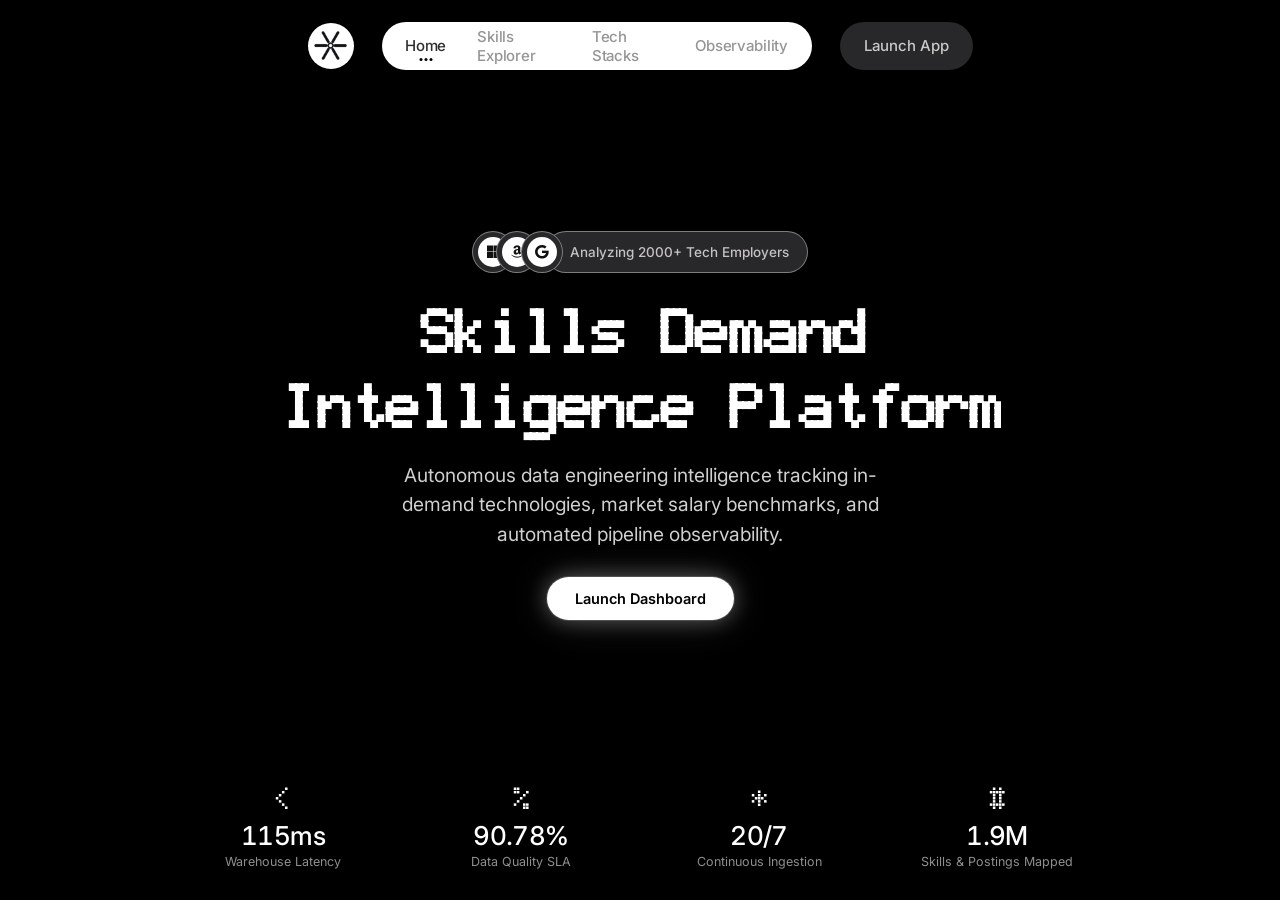
<file: index.html>
<!DOCTYPE html>
<html lang="en">
<head>
  <meta charset="UTF-8" />
  <meta name="viewport" content="width=device-width, initial-scale=1.0" />
  <title>Skills Demand Intelligence Platform | Data Engineering Analytics</title>

  <!-- Google Fonts: Inter -->
  <link rel="preconnect" href="https://fonts.googleapis.com" />
  <link rel="preconnect" href="https://fonts.gstatic.com" crossorigin />
  <link
    href="https://fonts.googleapis.com/css2?family=Inter:wght@400;500;600&display=swap"
    rel="stylesheet"
  />

  <!-- OnlineWebFonts: BubbledotICG-FinePos -->
  <link
    href="https://db.onlinewebfonts.com/c/8cb707a9b8a73f8a7403336b861c3074?family=BubbledotICG-FinePos"
    rel="stylesheet"
  />

  <!-- Font Awesome 6.5.2 for brand icons -->
  <link
    rel="stylesheet"
    href="https://cdnjs.cloudflare.com/ajax/libs/font-awesome/6.5.2/css/all.min.css"
    integrity="sha512-SnH5WK+bZxgPHs44uWIX+LLJAJ9/2PkPKZ5QiAj6Ta86w+fsb2TkcmfRyVX3pBnMFcV7oQPJkl9QevSCWr3W6A=="
    crossorigin="anonymous"
    referrerpolicy="no-referrer"
  />

  <link rel="stylesheet" href="styles.css" />
</head>
<body>

  <!-- Full-viewport background video -->
  <div class="bg">
    <video class="bg-video" autoplay muted loop playsinline>
      <source
        src="https://d8j0ntlcm91z4.cloudfront.net/user_38xzZboKViGWJOttwIXH07lWA1P/hf_20260809_012548_ef22562c-c0ae-4816-ad9d-f8922af4e6a7.mp4"
        type="video/mp4"
      />
    </video>
  </div>

  <div class="page">

    <!-- 1) HEADER -->
    <header class="header">
      <div class="header-inner">
        <!-- Logo Button -->
        <a href="#" class="logo-btn" aria-label="Home">
          <img src="assets/logo.webp" alt="" width="52" height="52" class="logo-img" />
        </a>

        <!-- Desktop Nav Pill -->
        <nav class="nav-pill" aria-label="Main Navigation">
          <a href="/" class="nav-link active">Home</a>
          <a href="/dashboard#skills" class="nav-link">Skills Explorer</a>
          <a href="/dashboard#stacks" class="nav-link">Tech Stacks</a>
          <a href="/dashboard#pipeline" class="nav-link">Observability</a>
        </nav>

        <!-- Desktop Launch App Button -->
        <a href="/dashboard" class="btn-signin">Launch App</a>

        <!-- Mobile Burger Button -->
        <button
          class="burger-btn"
          id="burgerBtn"
          aria-label="Toggle Navigation Menu"
          aria-expanded="false"
          aria-controls="mobileMenu"
        >
          <span class="burger-bar"></span>
          <span class="burger-bar"></span>
          <span class="burger-bar"></span>
        </button>
      </div>
    </header>

    <!-- Mobile Menu Overlay + Sheet -->
    <div class="mobile-overlay" id="mobileOverlay" hidden></div>
    <div class="mobile-menu" id="mobileMenu" hidden>
      <nav class="mobile-nav">
        <a href="/" class="mobile-link active">Home</a>
        <a href="/dashboard#skills" class="mobile-link">Skills Explorer</a>
        <a href="/dashboard#stacks" class="mobile-link">Tech Stacks</a>
        <a href="/dashboard#pipeline" class="mobile-link">Observability</a>
        <a href="/dashboard" class="mobile-signin">Launch App</a>
      </nav>
    </div>

    <!-- 2) HERO -->
    <main class="hero">

      <!-- Trust Row -->
      <div class="trust-row anim" style="--d: 0.05s;">
        <div class="trust-avatars">
          <div class="trust-ring a1">
            <div class="trust-inner-circle">
              <i class="fa-brands fa-microsoft"></i>
            </div>
          </div>
          <div class="trust-ring a2">
            <div class="trust-inner-circle">
              <i class="fa-brands fa-amazon"></i>
            </div>
          </div>
          <div class="trust-ring a3">
            <div class="trust-inner-circle">
              <i class="fa-brands fa-google"></i>
            </div>
          </div>
        </div>
        <div class="trust-pill">
          <span>Analyzing 2000+ Tech Employers</span>
        </div>
      </div>

      <!-- Headline -->
      <h1 class="headline">
        <span class="headline-line l1">Skills Demand</span>
        <span class="headline-line l2">Intelligence Platform</span>
      </h1>

      <!-- Subhead -->
      <p class="subhead anim" style="--d: 0.28s;">
        Autonomous data engineering intelligence tracking in-demand technologies,
        market salary benchmarks, and automated pipeline observability.
      </p>

      <!-- CTA Button -->
      <div class="cta-wrap anim pulse-anim" style="--d: 0.4s;">
        <a href="/dashboard" class="btn-cta">Launch Dashboard</a>
      </div>

    </main>

    <!-- 3) STATS FOOTER -->
    <footer class="stats-footer">
      <div class="stats-grid">

        <div class="stat-item anim" style="--d: 0.5s;" data-target="120" data-suffix="ms" data-decimals="0">
          <div class="stat-icon">&lt;</div>
          <div class="stat-val"><span class="stat-num">0</span><span class="stat-unit">ms</span></div>
          <div class="stat-label">Warehouse Latency</div>
        </div>

        <div class="stat-item anim" style="--d: 0.58s;" data-target="99.98" data-suffix="%" data-decimals="2">
          <div class="stat-icon">%</div>
          <div class="stat-val"><span class="stat-num">0</span><span class="stat-unit">%</span></div>
          <div class="stat-label">Data Quality SLA</div>
        </div>

        <div class="stat-item anim" style="--d: 0.66s;" data-target="24" data-suffix="/7" data-decimals="0">
          <div class="stat-icon">*</div>
          <div class="stat-val"><span class="stat-num">0</span><span class="stat-unit">/7</span></div>
          <div class="stat-label">Continuous Ingestion</div>
        </div>

        <div class="stat-item anim" style="--d: 0.74s;" data-target="2.4" data-suffix="M" data-decimals="1">
          <div class="stat-icon">#</div>
          <div class="stat-val"><span class="stat-num">0</span><span class="stat-unit">M</span></div>
          <div class="stat-label">Skills &amp; Postings Mapped</div>
        </div>

      </div>
    </footer>

  </div>

  <script src="main.js"></script>
</body>
</html>
</file>
<file: styles.css>
/* ═══════════════════════════════════════════════════════════════
   Intelligence Designed To Evolve — Full-Bleed Video Landing Page
   Exact Specification Implementation
   ═══════════════════════════════════════════════════════════════ */

/* ─── Local Fallback @font-face ────────────────────────────────── */
@font-face {
  font-family: "Geist Pixel Circle";
  src: url("fonts/GeistPixel-Circle.woff2") format("woff2");
  font-weight: 400;
  font-display: swap;
}

/* ─── Exact CSS Variables ──────────────────────────────────────── */
:root {
  --bg: #000000;
  --text: #ffffff;
  --muted: #8e8e8e;
  --nav-text: #2e2e2e;
  --pill-dark: #28282a;
  --sign-in-text: #c8c8c8;
  --nav-shadow: 0 4px 14px rgba(0, 0, 0, 0.16);
  --trust-bg: #28282a;
  --trust-border: rgba(255, 255, 255, 0.4);
  --trust-text: #c4c2c3;
  --font-sans: "Inter", "Segoe UI", system-ui, sans-serif;
  --font-display: "BubbledotICG-FinePos", "Geist Pixel Circle", monospace;
}

/* ─── Global Reset & Setup ─────────────────────────────────────── */
*, *::before, *::after {
  box-sizing: border-box;
  margin: 0;
  padding: 0;
}

html, body {
  background: var(--bg);
  color: var(--text);
  font-family: var(--font-sans);
  height: 100vh;
  height: 100dvh;
  overflow: hidden;
  -webkit-font-smoothing: antialiased;
  -moz-osx-font-smoothing: grayscale;
}

/* ─── Full-Viewport Background Video ───────────────────────────── */
.bg {
  position: absolute;
  inset: 0;
  background: #000000;
  overflow: hidden;
  z-index: 0;
}

.bg-video {
  position: absolute;
  inset: 0;
  width: 100%;
  height: 100%;
  object-fit: cover;
  pointer-events: none;
  z-index: 0;
}

/* ─── One-Viewport Page Composition ────────────────────────────── */
.page {
  position: relative;
  z-index: 1;
  display: flex;
  flex-direction: column;
  align-items: center;
  justify-content: space-between;
  padding: clamp(16px, 2.4vh, 28px) clamp(14px, 3vw, 32px);
  height: 100vh;
  height: 100dvh;
  overflow: hidden;
}

/* ─── 1) HEADER (DESKTOP) ──────────────────────────────────────── */
.header {
  width: 100%;
  display: flex;
  justify-content: center;
  flex-shrink: 0;
  animation: slideDown 0.7s cubic-bezier(0.22, 1, 0.36, 1) both;
}

.header-inner {
  display: flex;
  align-items: center;
  justify-content: center;
  width: 100%;
  max-width: 720px;
  gap: clamp(18px, 2.8vw, 28px);
}

/* Circular Logo Button */
.logo-btn {
  width: clamp(40px, 4.4vw, 46px);
  height: clamp(40px, 4.4vw, 46px);
  border-radius: 50%;
  background: #ffffff;
  box-shadow: var(--nav-shadow);
  display: grid;
  place-items: center;
  flex-shrink: 0;
  text-decoration: none;
  transition: transform 0.25s ease;
}

.logo-btn:hover {
  transform: scale(1.04);
}

.logo-img {
  width: 72%;
  height: 72%;
  object-fit: contain;
  display: block;
}

/* White Nav Pill */
.nav-pill {
  flex: 1;
  max-width: 430px;
  height: clamp(44px, 5.2vw, 48px);
  background: #ffffff;
  border-radius: 999px;
  box-shadow: var(--nav-shadow);
  padding: 4px 8px;
  display: flex;
  align-items: center;
  justify-content: space-between;
}

.nav-link {
  font-family: var(--font-sans);
  font-weight: 500;
  font-size: clamp(13px, 1.4vw, 15px);
  letter-spacing: -0.01em;
  color: var(--nav-text);
  text-decoration: none;
  padding: 0 clamp(8px, 1.2vw, 16px);
  height: 100%;
  display: inline-flex;
  align-items: center;
  justify-content: center;
  position: relative;
  opacity: 0.5;
  transition: opacity 0.2s ease;
}

.nav-link:hover {
  opacity: 0.75;
}

.nav-link.active {
  opacity: 1;
}

/* Three dots indicator under active link */
.nav-link.active::after {
  content: '';
  position: absolute;
  bottom: 5px;
  left: 50%;
  transform: translateX(-50%);
  width: 3px;
  height: 3px;
  border-radius: 50%;
  background: #000000;
  box-shadow: -5px 0 0 #000000, 5px 0 0 #000000;
}

/* Dark Sign In Pill */
.btn-signin {
  height: clamp(44px, 5.2vw, 48px);
  background: var(--pill-dark);
  color: var(--sign-in-text);
  border-radius: 999px;
  box-shadow: var(--nav-shadow);
  padding: 0 clamp(18px, 2.2vw, 24px);
  display: inline-flex;
  align-items: center;
  justify-content: center;
  font-family: var(--font-sans);
  font-size: clamp(13px, 1.4vw, 15px);
  font-weight: 500;
  text-decoration: none;
  flex-shrink: 0;
  transition: background 0.2s ease, color 0.2s ease, transform 0.2s ease;
}

.btn-signin:hover {
  background: #323234;
  color: #ffffff;
  transform: translateY(-1px);
}

/* Burger Button (Desktop Hidden) */
.burger-btn {
  display: none;
}

/* ─── 2) HERO (CENTER) ─────────────────────────────────────────── */
.hero {
  flex: 1;
  display: flex;
  flex-direction: column;
  align-items: center;
  justify-content: center;
  text-align: center;
  max-width: 900px;
  width: 100%;
}

/* Trust Row */
.trust-row {
  --trust-size: clamp(36px, 4.5vw, 42px);
  display: inline-flex;
  align-items: center;
  margin-bottom: clamp(16px, 2.5vh, 26px);
}

.trust-avatars {
  display: inline-flex;
  align-items: center;
}

.trust-ring {
  width: var(--trust-size);
  height: var(--trust-size);
  border-radius: 50%;
  background: var(--trust-bg);
  border: 1px solid var(--trust-border);
  padding: 5px;
  display: flex;
  align-items: center;
  justify-content: center;
  flex-shrink: 0;
  transition: transform 0.35s ease;
}

.trust-ring:not(:first-child) {
  margin-left: calc(var(--trust-size) * -0.42);
}

.trust-ring.a1 { z-index: 1; }
.trust-ring.a2 { z-index: 2; }
.trust-ring.a3 { z-index: 4; }

.trust-avatars:hover .a1 { transform: translateY(-2px); }
.trust-avatars:hover .a2 { transform: translateY(-4px); }
.trust-avatars:hover .a3 { transform: translateY(-2px); }

.trust-inner-circle {
  width: 100%;
  height: 100%;
  border-radius: 50%;
  background: #ffffff;
  display: flex;
  align-items: center;
  justify-content: center;
}

.trust-inner-circle i {
  color: #111111;
  font-size: calc(var(--trust-size) * 0.34);
}

.trust-pill {
  height: var(--trust-size);
  background: var(--trust-bg);
  border: 1px solid var(--trust-border);
  border-radius: 999px;
  display: inline-flex;
  align-items: center;
  margin-left: calc(var(--trust-size) * -0.42);
  padding-left: calc(var(--trust-size) * 0.58);
  padding-right: calc(var(--trust-size) * 0.42);
  z-index: 3;
}

.trust-pill span {
  font-family: var(--font-sans);
  font-weight: 500;
  font-size: clamp(12px, 1.4vw, 13.5px);
  color: var(--trust-text);
  white-space: nowrap;
}

/* Headline */
.headline {
  display: flex;
  flex-direction: column;
  align-items: center;
  font-family: var(--font-display);
  font-size: clamp(24px, 5.2vw, 68px);
  letter-spacing: -0.04em;
  line-height: 1.12;
  color: #ffffff;
  white-space: nowrap;
  overflow: hidden;
  margin-bottom: clamp(12px, 1.8vh, 18px);
}

.headline-line {
  display: block;
  opacity: 0;
  transform: translateY(14px);
  animation: headlineFade 0.85s cubic-bezier(0.22, 1, 0.36, 1) forwards;
}

.headline-line.l1 { animation-delay: 0.12s; }
.headline-line.l2 { animation-delay: 0.3s; }

/* Subhead */
.subhead {
  max-width: min(500px, 92%);
  font-family: var(--font-sans);
  font-size: clamp(calc(13.5px + 2pt), calc(1.55vw + 2pt), calc(16.5px + 2pt));
  color: #d0d0d0;
  opacity: 0.8;
  line-height: 1.55;
  font-weight: 400;
  margin-bottom: clamp(20px, 3vh, 32px);
}

/* CTA Button */
.cta-wrap {
  display: inline-flex;
}

.btn-cta {
  font-family: var(--font-sans);
  font-weight: 600;
  font-size: clamp(13.5px, 1.5vw, 14.5px);
  background: #ffffff;
  color: #000000;
  text-decoration: none;
  border-radius: 999px;
  padding: clamp(11px, 1.6vh, 13px) clamp(22px, 3vw, 28px);
  display: inline-flex;
  align-items: center;
  justify-content: center;
  box-shadow:
    0 0 0 1px rgba(255, 255, 255, 0.15),
    0 0 22px rgba(255, 255, 255, 0.32),
    0 0 44px rgba(255, 255, 255, 0.12);
  transition: transform 0.25s ease, box-shadow 0.25s ease;
}

.btn-cta:hover {
  transform: translateY(-2px) scale(1.02);
  box-shadow:
    0 0 0 1px rgba(255, 255, 255, 0.25),
    0 0 28px rgba(255, 255, 255, 0.48),
    0 0 54px rgba(255, 255, 255, 0.2);
}

/* ─── 3) STATS FOOTER ──────────────────────────────────────────── */
.stats-footer {
  width: 100%;
  max-width: 920px;
  flex-shrink: 0;
  padding-bottom: clamp(4px, 1vh, 14px);
}

.stats-grid {
  display: grid;
  grid-template-columns: repeat(4, 1fr);
  gap: clamp(16px, 2.5vw, 36px);
  text-align: center;
}

.stat-item {
  display: flex;
  flex-direction: column;
  align-items: center;
  gap: 3px;
}

.stat-icon {
  font-family: var(--font-display);
  color: #ffffff;
  font-size: clamp(22px, 3vw, 33px);
  line-height: 1.1;
}

.stat-val {
  font-family: var(--font-sans);
  color: #ffffff;
  font-size: clamp(18px, 2.2vw, 26px);
  font-weight: 500;
  letter-spacing: -0.025em;
  font-variant-numeric: tabular-nums;
  line-height: 1.2;
  display: flex;
  align-items: baseline;
  justify-content: center;
}

.stat-label {
  font-family: var(--font-sans);
  color: var(--muted);
  font-size: clamp(11px, 1.2vw, 12.5px);
  font-weight: 400;
  white-space: nowrap;
}

/* ─── ENTRANCE ANIMATIONS ──────────────────────────────────────── */
.anim {
  opacity: 0;
  transform: translateY(22px) scale(0.98);
  filter: blur(6px);
  animation: reveal 0.85s cubic-bezier(0.22, 1, 0.36, 1) forwards;
  animation-delay: var(--d, 0s);
}

.pulse-anim {
  opacity: 0;
  transform: translateY(22px) scale(0.98);
  filter: blur(6px);
  animation: revealPulse 0.85s cubic-bezier(0.22, 1, 0.36, 1) forwards;
  animation-delay: var(--d, 0s);
}

@keyframes slideDown {
  from { opacity: 0; transform: translateY(-18px); }
  to   { opacity: 1; transform: translateY(0); }
}

@keyframes headlineFade {
  from { opacity: 0; transform: translateY(14px); }
  to   { opacity: 1; transform: translateY(0); }
}

@keyframes reveal {
  from { opacity: 0; transform: translateY(22px) scale(0.98); filter: blur(6px); }
  to   { opacity: 1; transform: translateY(0) scale(1); filter: blur(0); }
}

@keyframes revealPulse {
  0% {
    opacity: 0;
    transform: translateY(22px) scale(0.98);
    filter: blur(6px);
  }
  70% {
    opacity: 1;
    transform: translateY(0) scale(1.03);
    filter: blur(0);
  }
  100% {
    opacity: 1;
    transform: translateY(0) scale(1);
    filter: blur(0);
  }
}

/* ─── MOBILE (≤ 720px) ─────────────────────────────────────────── */
@media (max-width: 720px) {
  .header-inner {
    justify-content: space-between;
    max-width: 100%;
  }

  .nav-pill, .btn-signin {
    display: none;
  }

  .logo-btn {
    width: 48px;
    height: 48px;
  }

  /* Circular Burger */
  .burger-btn {
    display: flex;
    flex-direction: column;
    align-items: center;
    justify-content: center;
    gap: 4px;
    width: 48px;
    height: 48px;
    border-radius: 50%;
    background: #28282a;
    border: none;
    cursor: pointer;
    box-shadow: var(--nav-shadow);
    z-index: 100;
    transition: background 0.25s ease, transform 0.25s ease;
  }

  .burger-bar {
    width: 18px;
    height: 1.5px;
    background: #ffffff;
    border-radius: 1px;
    transition: transform 0.3s cubic-bezier(0.22, 1, 0.36, 1), background 0.25s ease;
  }

  /* Burger Open -> Black X in White Circle */
  .burger-btn[aria-expanded="true"] {
    background: #ffffff;
  }

  .burger-btn[aria-expanded="true"] .burger-bar {
    background: #000000;
  }

  .burger-btn[aria-expanded="true"] .burger-bar:nth-child(1) {
    transform: translateY(6.5px) rotate(45deg);
  }

  .burger-btn[aria-expanded="true"] .burger-bar:nth-child(2) {
    opacity: 0;
    transform: scaleX(0);
  }

  .burger-btn[aria-expanded="true"] .burger-bar:nth-child(3) {
    transform: translateY(-6.5px) rotate(-45deg);
  }

  /* Full Screen Blur Overlay */
  .mobile-overlay {
    position: fixed;
    inset: 0;
    background: rgba(0, 0, 0, 0.62);
    backdrop-filter: blur(6px);
    -webkit-backdrop-filter: blur(6px);
    z-index: 80;
    animation: overlayIn 0.28s ease forwards;
  }

  .mobile-overlay[hidden] {
    display: none;
  }

  @keyframes overlayIn {
    from { opacity: 0; }
    to   { opacity: 1; }
  }

  /* White Sheet Mobile Menu */
  .mobile-menu {
    position: fixed;
    top: calc(clamp(16px, 2.4vh, 28px) + 56px);
    left: 50%;
    transform: translateX(-50%);
    width: calc(100% - 32px);
    max-width: 400px;
    background: #ffffff;
    border-radius: 28px;
    padding: 22px 18px 20px;
    box-shadow: 0 20px 60px rgba(0, 0, 0, 0.45);
    z-index: 90;
    animation: menuIn 0.38s cubic-bezier(0.22, 1, 0.36, 1) forwards;
  }

  .mobile-menu[hidden] {
    display: none;
  }

  @keyframes menuIn {
    from { opacity: 0; transform: translate(-50%, -14px) scale(0.96); }
    to   { opacity: 1; transform: translate(-50%, 0) scale(1); }
  }

  .mobile-nav {
    display: flex;
    flex-direction: column;
    align-items: center;
    gap: 12px;
  }

  @keyframes linkIn {
    from {
      opacity: 0;
      transform: translateY(8px);
    }
    to {
      opacity: 1;
      transform: translateY(0);
    }
  }

  .mobile-link {
    font-family: var(--font-sans);
    font-size: 16px;
    font-weight: 500;
    color: var(--nav-text);
    text-decoration: none;
    padding: 8px 16px;
    position: relative;
    opacity: 0.6;
    transition: opacity 0.2s ease;
    animation: linkIn 0.3s cubic-bezier(0.22, 1, 0.36, 1) both;
  }

  .mobile-nav > *:nth-child(1) { animation-delay: 0.05s; }
  .mobile-nav > *:nth-child(2) { animation-delay: 0.1s; }
  .mobile-nav > *:nth-child(3) { animation-delay: 0.15s; }
  .mobile-nav > *:nth-child(4) { animation-delay: 0.2s; }
  .mobile-nav > *:nth-child(5) { animation-delay: 0.25s; }

  .mobile-link:hover {
    opacity: 0.85;
  }

  .mobile-link.active {
    opacity: 1;
  }

  .mobile-link.active::after {
    content: '';
    position: absolute;
    bottom: 8px;
    left: 50%;
    transform: translateX(-50%);
    width: 3px;
    height: 3px;
    border-radius: 50%;
    background: #000000;
    box-shadow: -5px 0 0 #000000, 5px 0 0 #000000;
  }

  .mobile-signin {
    width: 100%;
    height: 48px;
    background: var(--pill-dark);
    color: var(--sign-in-text);
    border-radius: 999px;
    display: flex;
    align-items: center;
    justify-content: center;
    text-decoration: none;
    font-family: var(--font-sans);
    font-size: 15px;
    font-weight: 500;
    margin-top: 8px;
    animation: linkIn 0.3s cubic-bezier(0.22, 1, 0.36, 1) both;
  }

  /* Headline ≤ 720px */
  .headline {
    font-size: clamp(20px, 4.8vw, 36px);
    letter-spacing: -0.07em;
    line-height: 1.08;
  }

  /* Stats footer → 2 cols on mobile */
  .stats-grid {
    grid-template-columns: repeat(2, 1fr);
    row-gap: 18px;
  }
}

/* ≤ 420px tweaks */
@media (max-width: 420px) {
  .trust-row {
    --trust-size: 34px;
  }
  .trust-pill span {
    font-size: 12px;
  }
  .headline {
    font-size: clamp(17px, 4.5vw, 26px);
    letter-spacing: -0.08em;
    line-height: 1.05;
  }
}

/* Compact viewport height (≤ 700px) */
@media (max-height: 700px) {
  .page {
    padding-top: 12px;
    padding-bottom: 12px;
  }
  .trust-row {
    margin-bottom: 12px;
  }
  .subhead {
    margin-bottom: 16px;
  }
  .headline {
    margin-bottom: 10px;
  }
}

/* ─── ACCESSIBILITY: REDUCED MOTION ────────────────────────────── */
@media (prefers-reduced-motion: reduce) {
  *, *::before, *::after {
    animation-duration: 0.01ms !important;
    animation-iteration-count: 1 !important;
    transition-duration: 0.01ms !important;
  }
  .anim, .pulse-anim, .headline-line {
    opacity: 1 !important;
    transform: none !important;
    filter: none !important;
  }
}
</file>
